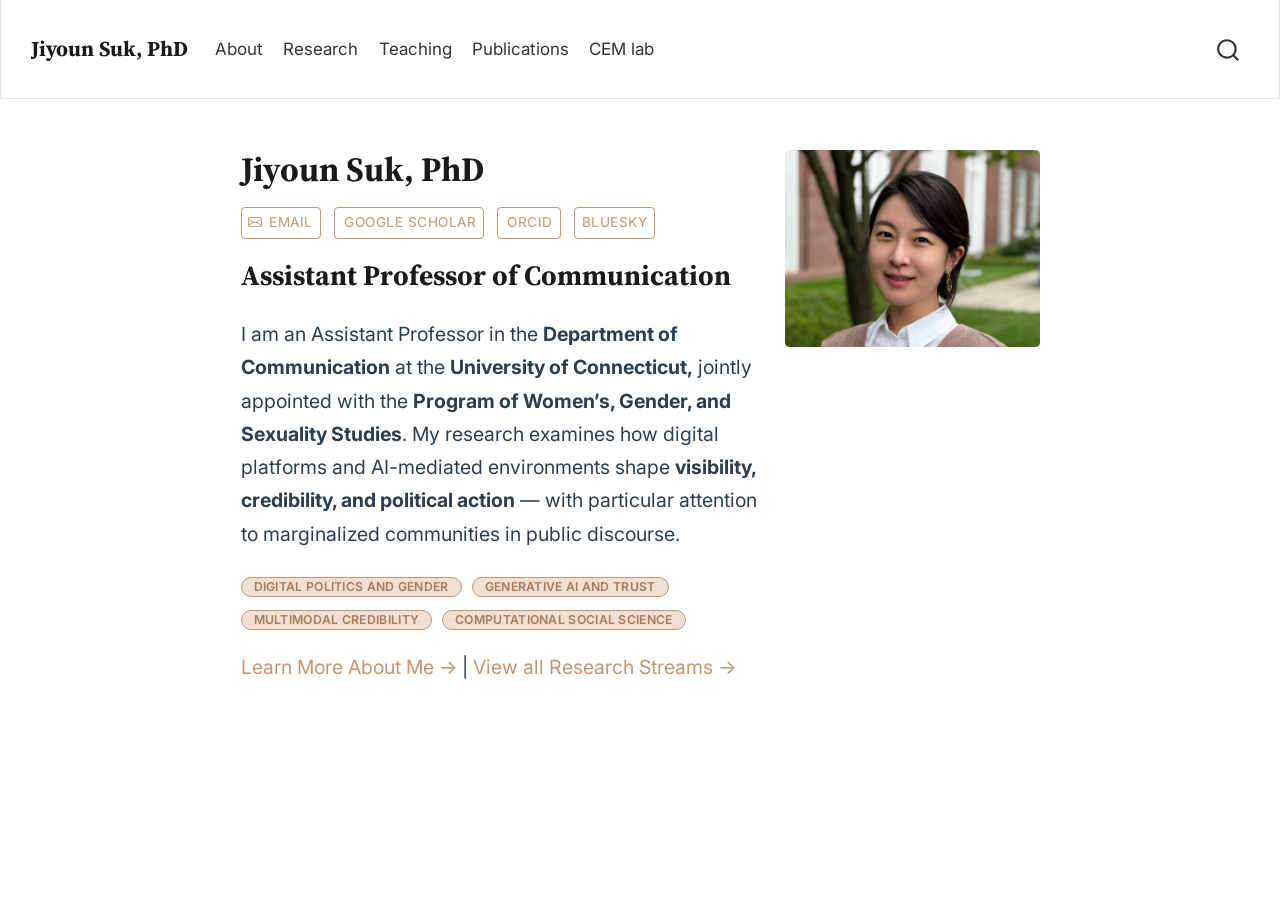
<file: index.html>
<!DOCTYPE html>
<html xmlns="http://www.w3.org/1999/xhtml" lang="en" xml:lang="en"><head>

<meta charset="utf-8">
<meta name="generator" content="quarto-1.6.42">

<meta name="viewport" content="width=device-width, initial-scale=1.0, user-scalable=yes">


<title>Jiyoun Suk, PhD</title>
<style>
code{white-space: pre-wrap;}
span.smallcaps{font-variant: small-caps;}
div.columns{display: flex; gap: min(4vw, 1.5em);}
div.column{flex: auto; overflow-x: auto;}
div.hanging-indent{margin-left: 1.5em; text-indent: -1.5em;}
ul.task-list{list-style: none;}
ul.task-list li input[type="checkbox"] {
  width: 0.8em;
  margin: 0 0.8em 0.2em -1em; /* quarto-specific, see https://github.com/quarto-dev/quarto-cli/issues/4556 */ 
  vertical-align: middle;
}
</style>


<script src="site_libs/quarto-nav/quarto-nav.js"></script>
<script src="site_libs/quarto-nav/headroom.min.js"></script>
<script src="site_libs/clipboard/clipboard.min.js"></script>
<script src="site_libs/quarto-search/autocomplete.umd.js"></script>
<script src="site_libs/quarto-search/fuse.min.js"></script>
<script src="site_libs/quarto-search/quarto-search.js"></script>
<meta name="quarto:offset" content="./">
<script src="site_libs/quarto-html/quarto.js"></script>
<script src="site_libs/quarto-html/popper.min.js"></script>
<script src="site_libs/quarto-html/tippy.umd.min.js"></script>
<link href="site_libs/quarto-html/tippy.css" rel="stylesheet">
<link href="site_libs/quarto-html/quarto-syntax-highlighting-2f5df379a58b258e96c21c0638c20c03.css" rel="stylesheet" id="quarto-text-highlighting-styles">
<script src="site_libs/bootstrap/bootstrap.min.js"></script>
<link href="site_libs/bootstrap/bootstrap-icons.css" rel="stylesheet">
<link href="site_libs/bootstrap/bootstrap-14436ac68ee9da647e5be369f77a8015.min.css" rel="stylesheet" append-hash="true" id="quarto-bootstrap" data-mode="light">
<script id="quarto-search-options" type="application/json">{
  "location": "navbar",
  "copy-button": false,
  "collapse-after": 3,
  "panel-placement": "end",
  "type": "overlay",
  "limit": 50,
  "keyboard-shortcut": [
    "f",
    "/",
    "s"
  ],
  "show-item-context": false,
  "language": {
    "search-no-results-text": "No results",
    "search-matching-documents-text": "matching documents",
    "search-copy-link-title": "Copy link to search",
    "search-hide-matches-text": "Hide additional matches",
    "search-more-match-text": "more match in this document",
    "search-more-matches-text": "more matches in this document",
    "search-clear-button-title": "Clear",
    "search-text-placeholder": "",
    "search-detached-cancel-button-title": "Cancel",
    "search-submit-button-title": "Submit",
    "search-label": "Search"
  }
}</script>


<link rel="stylesheet" href="assets/styles.css">
</head>

<body class="nav-fixed fullcontent">

<div id="quarto-search-results"></div>
  <header id="quarto-header" class="headroom fixed-top">
    <nav class="navbar navbar-expand-lg " data-bs-theme="dark">
      <div class="navbar-container container-fluid">
      <div class="navbar-brand-container mx-auto">
    <a class="navbar-brand" href="./index.html">
    <span class="navbar-title">Jiyoun Suk, PhD</span>
    </a>
  </div>
            <div id="quarto-search" class="" title="Search"></div>
          <button class="navbar-toggler" type="button" data-bs-toggle="collapse" data-bs-target="#navbarCollapse" aria-controls="navbarCollapse" role="menu" aria-expanded="false" aria-label="Toggle navigation" onclick="if (window.quartoToggleHeadroom) { window.quartoToggleHeadroom(); }">
  <span class="navbar-toggler-icon"></span>
</button>
          <div class="collapse navbar-collapse" id="navbarCollapse">
            <ul class="navbar-nav navbar-nav-scroll me-auto">
  <li class="nav-item">
    <a class="nav-link" href="./about.html"> 
<span class="menu-text">About</span></a>
  </li>  
  <li class="nav-item">
    <a class="nav-link" href="./research.html"> 
<span class="menu-text">Research</span></a>
  </li>  
  <li class="nav-item">
    <a class="nav-link" href="./teaching.html"> 
<span class="menu-text">Teaching</span></a>
  </li>  
  <li class="nav-item">
    <a class="nav-link" href="./publications.html"> 
<span class="menu-text">Publications</span></a>
  </li>  
  <li class="nav-item">
    <a class="nav-link" href="https://cemlab.github.io/index.html"> 
<span class="menu-text">CEM lab</span></a>
  </li>  
</ul>
          </div> <!-- /navcollapse -->
            <div class="quarto-navbar-tools">
</div>
      </div> <!-- /container-fluid -->
    </nav>
</header>
<!-- content -->
<div id="quarto-content" class="quarto-container page-columns page-rows-contents page-layout-article page-navbar">
<!-- sidebar -->
<!-- margin-sidebar -->
    
<!-- main -->
<div class="quarto-about-solana column-body">
  <div class="about-entity">
    <div class="entity-contents">
      <header id="title-block-header" class="quarto-title-block default">
<div class="quarto-title">
<h1 class="title">Jiyoun Suk, PhD</h1>
</div>
<div class="quarto-title-meta">
  </div>
</header> <div class="about-links">
  <a href="mailto:jiyoun.suk@uconn.edu" class="about-link" rel="" target="">
    <i class="bi bi-envelope"></i>
     <span class="about-link-text">Email</span>
  </a>
  <a href="https://scholar.google.com/citations?user=Vu2km0AAAAAJ&amp;hl=en" class="about-link" rel="" target="">
    <i class="bi bi-google-scholar"></i>
     <span class="about-link-text">Google Scholar</span>
  </a>
  <a href="https://orcid.org/0000-0003-4690-2395" class="about-link" rel="" target="">
    <i class="bi bi-orcid"></i>
     <span class="about-link-text">ORCID</span>
  </a>
  <a href="https://bsky.app/profile/jiyoun-suk.bsky.social" class="about-link" rel="" target="">
     <span class="about-link-text">Bluesky</span>
  </a>
</div>
      <div class="about-contents"><main class="content" id="quarto-document-content">
<section id="assistant-professor-of-communication" class="level2">
<h2 data-anchor-id="assistant-professor-of-communication">Assistant Professor of Communication</h2>
<p>I am an Assistant Professor in the <strong>Department of Communication</strong> at the <strong>University of Connecticut,</strong> jointly appointed with the <strong>Program of Women’s, Gender, and Sexuality Studies</strong>. My research examines how digital platforms and AI-mediated environments shape <strong>visibility, credibility, and political action</strong> — with particular attention to marginalized communities in public discourse.</p>
<div class="affiliation-list">
<p><span class="badge">Digital Politics and Gender</span> <span class="badge">Generative AI and Trust</span> <span class="badge">Multimodal Credibility</span> <span class="badge">Computational Social Science</span></p>
</div>
<p><a href="./about.html">Learn More About Me →</a> | <a href="./research.html">View all Research Streams →</a></p>


</section>
</main></div>
    </div>
    <img src="assets/profile.jpg" class="about-image
  rounded " style="width: 15em;">
  </div>
</div>
 <!-- /main -->
<script id="quarto-html-after-body" type="application/javascript">
window.document.addEventListener("DOMContentLoaded", function (event) {
  const toggleBodyColorMode = (bsSheetEl) => {
    const mode = bsSheetEl.getAttribute("data-mode");
    const bodyEl = window.document.querySelector("body");
    if (mode === "dark") {
      bodyEl.classList.add("quarto-dark");
      bodyEl.classList.remove("quarto-light");
    } else {
      bodyEl.classList.add("quarto-light");
      bodyEl.classList.remove("quarto-dark");
    }
  }
  const toggleBodyColorPrimary = () => {
    const bsSheetEl = window.document.querySelector("link#quarto-bootstrap");
    if (bsSheetEl) {
      toggleBodyColorMode(bsSheetEl);
    }
  }
  toggleBodyColorPrimary();  
  const isCodeAnnotation = (el) => {
    for (const clz of el.classList) {
      if (clz.startsWith('code-annotation-')) {                     
        return true;
      }
    }
    return false;
  }
  const onCopySuccess = function(e) {
    // button target
    const button = e.trigger;
    // don't keep focus
    button.blur();
    // flash "checked"
    button.classList.add('code-copy-button-checked');
    var currentTitle = button.getAttribute("title");
    button.setAttribute("title", "Copied!");
    let tooltip;
    if (window.bootstrap) {
      button.setAttribute("data-bs-toggle", "tooltip");
      button.setAttribute("data-bs-placement", "left");
      button.setAttribute("data-bs-title", "Copied!");
      tooltip = new bootstrap.Tooltip(button, 
        { trigger: "manual", 
          customClass: "code-copy-button-tooltip",
          offset: [0, -8]});
      tooltip.show();    
    }
    setTimeout(function() {
      if (tooltip) {
        tooltip.hide();
        button.removeAttribute("data-bs-title");
        button.removeAttribute("data-bs-toggle");
        button.removeAttribute("data-bs-placement");
      }
      button.setAttribute("title", currentTitle);
      button.classList.remove('code-copy-button-checked');
    }, 1000);
    // clear code selection
    e.clearSelection();
  }
  const getTextToCopy = function(trigger) {
      const codeEl = trigger.previousElementSibling.cloneNode(true);
      for (const childEl of codeEl.children) {
        if (isCodeAnnotation(childEl)) {
          childEl.remove();
        }
      }
      return codeEl.innerText;
  }
  const clipboard = new window.ClipboardJS('.code-copy-button:not([data-in-quarto-modal])', {
    text: getTextToCopy
  });
  clipboard.on('success', onCopySuccess);
  if (window.document.getElementById('quarto-embedded-source-code-modal')) {
    const clipboardModal = new window.ClipboardJS('.code-copy-button[data-in-quarto-modal]', {
      text: getTextToCopy,
      container: window.document.getElementById('quarto-embedded-source-code-modal')
    });
    clipboardModal.on('success', onCopySuccess);
  }
    var localhostRegex = new RegExp(/^(?:http|https):\/\/localhost\:?[0-9]*\//);
    var mailtoRegex = new RegExp(/^mailto:/);
      var filterRegex = new RegExp("https:\/\/jiyounsuk\.com");
    var isInternal = (href) => {
        return filterRegex.test(href) || localhostRegex.test(href) || mailtoRegex.test(href);
    }
    // Inspect non-navigation links and adorn them if external
 	var links = window.document.querySelectorAll('a[href]:not(.nav-link):not(.navbar-brand):not(.toc-action):not(.sidebar-link):not(.sidebar-item-toggle):not(.pagination-link):not(.no-external):not([aria-hidden]):not(.dropdown-item):not(.quarto-navigation-tool):not(.about-link)');
    for (var i=0; i<links.length; i++) {
      const link = links[i];
      if (!isInternal(link.href)) {
        // undo the damage that might have been done by quarto-nav.js in the case of
        // links that we want to consider external
        if (link.dataset.originalHref !== undefined) {
          link.href = link.dataset.originalHref;
        }
      }
    }
  function tippyHover(el, contentFn, onTriggerFn, onUntriggerFn) {
    const config = {
      allowHTML: true,
      maxWidth: 500,
      delay: 100,
      arrow: false,
      appendTo: function(el) {
          return el.parentElement;
      },
      interactive: true,
      interactiveBorder: 10,
      theme: 'quarto',
      placement: 'bottom-start',
    };
    if (contentFn) {
      config.content = contentFn;
    }
    if (onTriggerFn) {
      config.onTrigger = onTriggerFn;
    }
    if (onUntriggerFn) {
      config.onUntrigger = onUntriggerFn;
    }
    window.tippy(el, config); 
  }
  const noterefs = window.document.querySelectorAll('a[role="doc-noteref"]');
  for (var i=0; i<noterefs.length; i++) {
    const ref = noterefs[i];
    tippyHover(ref, function() {
      // use id or data attribute instead here
      let href = ref.getAttribute('data-footnote-href') || ref.getAttribute('href');
      try { href = new URL(href).hash; } catch {}
      const id = href.replace(/^#\/?/, "");
      const note = window.document.getElementById(id);
      if (note) {
        return note.innerHTML;
      } else {
        return "";
      }
    });
  }
  const xrefs = window.document.querySelectorAll('a.quarto-xref');
  const processXRef = (id, note) => {
    // Strip column container classes
    const stripColumnClz = (el) => {
      el.classList.remove("page-full", "page-columns");
      if (el.children) {
        for (const child of el.children) {
          stripColumnClz(child);
        }
      }
    }
    stripColumnClz(note)
    if (id === null || id.startsWith('sec-')) {
      // Special case sections, only their first couple elements
      const container = document.createElement("div");
      if (note.children && note.children.length > 2) {
        container.appendChild(note.children[0].cloneNode(true));
        for (let i = 1; i < note.children.length; i++) {
          const child = note.children[i];
          if (child.tagName === "P" && child.innerText === "") {
            continue;
          } else {
            container.appendChild(child.cloneNode(true));
            break;
          }
        }
        if (window.Quarto?.typesetMath) {
          window.Quarto.typesetMath(container);
        }
        return container.innerHTML
      } else {
        if (window.Quarto?.typesetMath) {
          window.Quarto.typesetMath(note);
        }
        return note.innerHTML;
      }
    } else {
      // Remove any anchor links if they are present
      const anchorLink = note.querySelector('a.anchorjs-link');
      if (anchorLink) {
        anchorLink.remove();
      }
      if (window.Quarto?.typesetMath) {
        window.Quarto.typesetMath(note);
      }
      if (note.classList.contains("callout")) {
        return note.outerHTML;
      } else {
        return note.innerHTML;
      }
    }
  }
  for (var i=0; i<xrefs.length; i++) {
    const xref = xrefs[i];
    tippyHover(xref, undefined, function(instance) {
      instance.disable();
      let url = xref.getAttribute('href');
      let hash = undefined; 
      if (url.startsWith('#')) {
        hash = url;
      } else {
        try { hash = new URL(url).hash; } catch {}
      }
      if (hash) {
        const id = hash.replace(/^#\/?/, "");
        const note = window.document.getElementById(id);
        if (note !== null) {
          try {
            const html = processXRef(id, note.cloneNode(true));
            instance.setContent(html);
          } finally {
            instance.enable();
            instance.show();
          }
        } else {
          // See if we can fetch this
          fetch(url.split('#')[0])
          .then(res => res.text())
          .then(html => {
            const parser = new DOMParser();
            const htmlDoc = parser.parseFromString(html, "text/html");
            const note = htmlDoc.getElementById(id);
            if (note !== null) {
              const html = processXRef(id, note);
              instance.setContent(html);
            } 
          }).finally(() => {
            instance.enable();
            instance.show();
          });
        }
      } else {
        // See if we can fetch a full url (with no hash to target)
        // This is a special case and we should probably do some content thinning / targeting
        fetch(url)
        .then(res => res.text())
        .then(html => {
          const parser = new DOMParser();
          const htmlDoc = parser.parseFromString(html, "text/html");
          const note = htmlDoc.querySelector('main.content');
          if (note !== null) {
            // This should only happen for chapter cross references
            // (since there is no id in the URL)
            // remove the first header
            if (note.children.length > 0 && note.children[0].tagName === "HEADER") {
              note.children[0].remove();
            }
            const html = processXRef(null, note);
            instance.setContent(html);
          } 
        }).finally(() => {
          instance.enable();
          instance.show();
        });
      }
    }, function(instance) {
    });
  }
      let selectedAnnoteEl;
      const selectorForAnnotation = ( cell, annotation) => {
        let cellAttr = 'data-code-cell="' + cell + '"';
        let lineAttr = 'data-code-annotation="' +  annotation + '"';
        const selector = 'span[' + cellAttr + '][' + lineAttr + ']';
        return selector;
      }
      const selectCodeLines = (annoteEl) => {
        const doc = window.document;
        const targetCell = annoteEl.getAttribute("data-target-cell");
        const targetAnnotation = annoteEl.getAttribute("data-target-annotation");
        const annoteSpan = window.document.querySelector(selectorForAnnotation(targetCell, targetAnnotation));
        const lines = annoteSpan.getAttribute("data-code-lines").split(",");
        const lineIds = lines.map((line) => {
          return targetCell + "-" + line;
        })
        let top = null;
        let height = null;
        let parent = null;
        if (lineIds.length > 0) {
            //compute the position of the single el (top and bottom and make a div)
            const el = window.document.getElementById(lineIds[0]);
            top = el.offsetTop;
            height = el.offsetHeight;
            parent = el.parentElement.parentElement;
          if (lineIds.length > 1) {
            const lastEl = window.document.getElementById(lineIds[lineIds.length - 1]);
            const bottom = lastEl.offsetTop + lastEl.offsetHeight;
            height = bottom - top;
          }
          if (top !== null && height !== null && parent !== null) {
            // cook up a div (if necessary) and position it 
            let div = window.document.getElementById("code-annotation-line-highlight");
            if (div === null) {
              div = window.document.createElement("div");
              div.setAttribute("id", "code-annotation-line-highlight");
              div.style.position = 'absolute';
              parent.appendChild(div);
            }
            div.style.top = top - 2 + "px";
            div.style.height = height + 4 + "px";
            div.style.left = 0;
            let gutterDiv = window.document.getElementById("code-annotation-line-highlight-gutter");
            if (gutterDiv === null) {
              gutterDiv = window.document.createElement("div");
              gutterDiv.setAttribute("id", "code-annotation-line-highlight-gutter");
              gutterDiv.style.position = 'absolute';
              const codeCell = window.document.getElementById(targetCell);
              const gutter = codeCell.querySelector('.code-annotation-gutter');
              gutter.appendChild(gutterDiv);
            }
            gutterDiv.style.top = top - 2 + "px";
            gutterDiv.style.height = height + 4 + "px";
          }
          selectedAnnoteEl = annoteEl;
        }
      };
      const unselectCodeLines = () => {
        const elementsIds = ["code-annotation-line-highlight", "code-annotation-line-highlight-gutter"];
        elementsIds.forEach((elId) => {
          const div = window.document.getElementById(elId);
          if (div) {
            div.remove();
          }
        });
        selectedAnnoteEl = undefined;
      };
        // Handle positioning of the toggle
    window.addEventListener(
      "resize",
      throttle(() => {
        elRect = undefined;
        if (selectedAnnoteEl) {
          selectCodeLines(selectedAnnoteEl);
        }
      }, 10)
    );
    function throttle(fn, ms) {
    let throttle = false;
    let timer;
      return (...args) => {
        if(!throttle) { // first call gets through
            fn.apply(this, args);
            throttle = true;
        } else { // all the others get throttled
            if(timer) clearTimeout(timer); // cancel #2
            timer = setTimeout(() => {
              fn.apply(this, args);
              timer = throttle = false;
            }, ms);
        }
      };
    }
      // Attach click handler to the DT
      const annoteDls = window.document.querySelectorAll('dt[data-target-cell]');
      for (const annoteDlNode of annoteDls) {
        annoteDlNode.addEventListener('click', (event) => {
          const clickedEl = event.target;
          if (clickedEl !== selectedAnnoteEl) {
            unselectCodeLines();
            const activeEl = window.document.querySelector('dt[data-target-cell].code-annotation-active');
            if (activeEl) {
              activeEl.classList.remove('code-annotation-active');
            }
            selectCodeLines(clickedEl);
            clickedEl.classList.add('code-annotation-active');
          } else {
            // Unselect the line
            unselectCodeLines();
            clickedEl.classList.remove('code-annotation-active');
          }
        });
      }
  const findCites = (el) => {
    const parentEl = el.parentElement;
    if (parentEl) {
      const cites = parentEl.dataset.cites;
      if (cites) {
        return {
          el,
          cites: cites.split(' ')
        };
      } else {
        return findCites(el.parentElement)
      }
    } else {
      return undefined;
    }
  };
  var bibliorefs = window.document.querySelectorAll('a[role="doc-biblioref"]');
  for (var i=0; i<bibliorefs.length; i++) {
    const ref = bibliorefs[i];
    const citeInfo = findCites(ref);
    if (citeInfo) {
      tippyHover(citeInfo.el, function() {
        var popup = window.document.createElement('div');
        citeInfo.cites.forEach(function(cite) {
          var citeDiv = window.document.createElement('div');
          citeDiv.classList.add('hanging-indent');
          citeDiv.classList.add('csl-entry');
          var biblioDiv = window.document.getElementById('ref-' + cite);
          if (biblioDiv) {
            citeDiv.innerHTML = biblioDiv.innerHTML;
          }
          popup.appendChild(citeDiv);
        });
        return popup.innerHTML;
      });
    }
  }
});
</script>
</div> <!-- /content -->




</body></html>
</file>
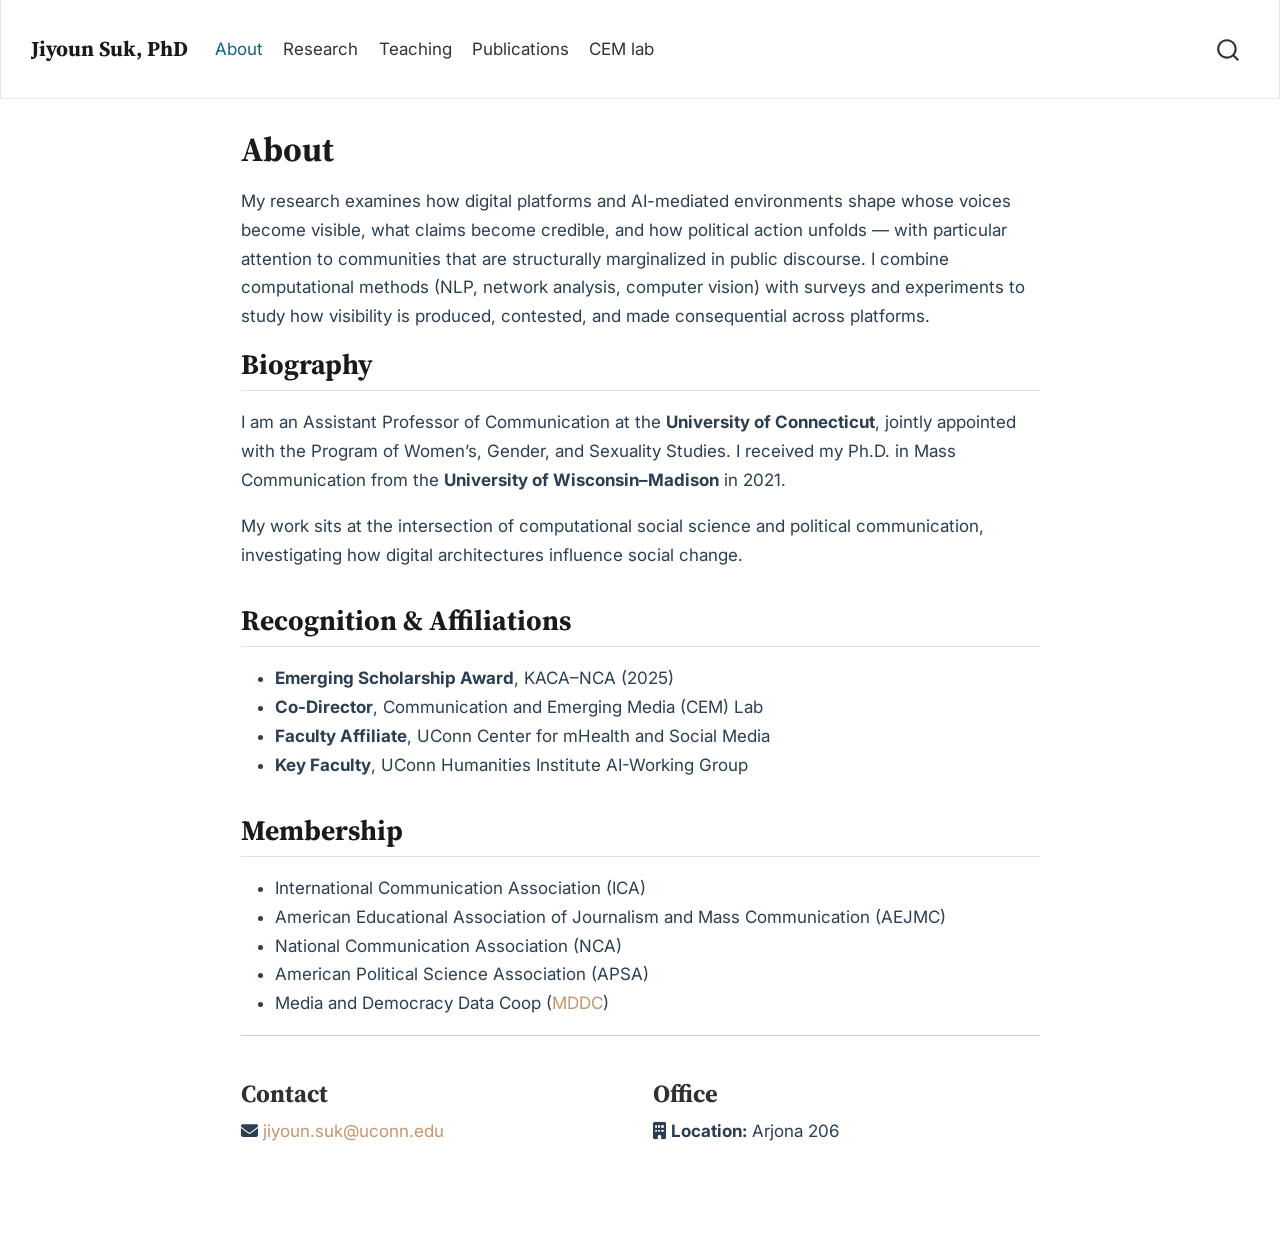
<file: about.html>
<!DOCTYPE html>
<html xmlns="http://www.w3.org/1999/xhtml" lang="en" xml:lang="en"><head>

<meta charset="utf-8">
<meta name="generator" content="quarto-1.6.42">

<meta name="viewport" content="width=device-width, initial-scale=1.0, user-scalable=yes">


<title>About – Jiyoun Suk, PhD</title>
<style>
code{white-space: pre-wrap;}
span.smallcaps{font-variant: small-caps;}
div.columns{display: flex; gap: min(4vw, 1.5em);}
div.column{flex: auto; overflow-x: auto;}
div.hanging-indent{margin-left: 1.5em; text-indent: -1.5em;}
ul.task-list{list-style: none;}
ul.task-list li input[type="checkbox"] {
  width: 0.8em;
  margin: 0 0.8em 0.2em -1em; /* quarto-specific, see https://github.com/quarto-dev/quarto-cli/issues/4556 */ 
  vertical-align: middle;
}
</style>


<script src="site_libs/quarto-nav/quarto-nav.js"></script>
<script src="site_libs/quarto-nav/headroom.min.js"></script>
<script src="site_libs/clipboard/clipboard.min.js"></script>
<script src="site_libs/quarto-search/autocomplete.umd.js"></script>
<script src="site_libs/quarto-search/fuse.min.js"></script>
<script src="site_libs/quarto-search/quarto-search.js"></script>
<meta name="quarto:offset" content="./">
<script src="site_libs/quarto-html/quarto.js"></script>
<script src="site_libs/quarto-html/popper.min.js"></script>
<script src="site_libs/quarto-html/tippy.umd.min.js"></script>
<script src="site_libs/quarto-html/anchor.min.js"></script>
<link href="site_libs/quarto-html/tippy.css" rel="stylesheet">
<link href="site_libs/quarto-html/quarto-syntax-highlighting-2f5df379a58b258e96c21c0638c20c03.css" rel="stylesheet" id="quarto-text-highlighting-styles">
<script src="site_libs/bootstrap/bootstrap.min.js"></script>
<link href="site_libs/bootstrap/bootstrap-icons.css" rel="stylesheet">
<link href="site_libs/bootstrap/bootstrap-14436ac68ee9da647e5be369f77a8015.min.css" rel="stylesheet" append-hash="true" id="quarto-bootstrap" data-mode="light">
<link href="site_libs/quarto-contrib/fontawesome6-6.7.2/all.min.css" rel="stylesheet">
<link href="site_libs/quarto-contrib/fontawesome6-6.7.2/latex-fontsize.css" rel="stylesheet">
<script id="quarto-search-options" type="application/json">{
  "location": "navbar",
  "copy-button": false,
  "collapse-after": 3,
  "panel-placement": "end",
  "type": "overlay",
  "limit": 50,
  "keyboard-shortcut": [
    "f",
    "/",
    "s"
  ],
  "show-item-context": false,
  "language": {
    "search-no-results-text": "No results",
    "search-matching-documents-text": "matching documents",
    "search-copy-link-title": "Copy link to search",
    "search-hide-matches-text": "Hide additional matches",
    "search-more-match-text": "more match in this document",
    "search-more-matches-text": "more matches in this document",
    "search-clear-button-title": "Clear",
    "search-text-placeholder": "",
    "search-detached-cancel-button-title": "Cancel",
    "search-submit-button-title": "Submit",
    "search-label": "Search"
  }
}</script>


<link rel="stylesheet" href="assets/styles.css">
</head>

<body class="nav-fixed fullcontent">

<div id="quarto-search-results"></div>
  <header id="quarto-header" class="headroom fixed-top">
    <nav class="navbar navbar-expand-lg " data-bs-theme="dark">
      <div class="navbar-container container-fluid">
      <div class="navbar-brand-container mx-auto">
    <a class="navbar-brand" href="./index.html">
    <span class="navbar-title">Jiyoun Suk, PhD</span>
    </a>
  </div>
            <div id="quarto-search" class="" title="Search"></div>
          <button class="navbar-toggler" type="button" data-bs-toggle="collapse" data-bs-target="#navbarCollapse" aria-controls="navbarCollapse" role="menu" aria-expanded="false" aria-label="Toggle navigation" onclick="if (window.quartoToggleHeadroom) { window.quartoToggleHeadroom(); }">
  <span class="navbar-toggler-icon"></span>
</button>
          <div class="collapse navbar-collapse" id="navbarCollapse">
            <ul class="navbar-nav navbar-nav-scroll me-auto">
  <li class="nav-item">
    <a class="nav-link active" href="./about.html" aria-current="page"> 
<span class="menu-text">About</span></a>
  </li>  
  <li class="nav-item">
    <a class="nav-link" href="./research.html"> 
<span class="menu-text">Research</span></a>
  </li>  
  <li class="nav-item">
    <a class="nav-link" href="./teaching.html"> 
<span class="menu-text">Teaching</span></a>
  </li>  
  <li class="nav-item">
    <a class="nav-link" href="./publications.html"> 
<span class="menu-text">Publications</span></a>
  </li>  
  <li class="nav-item">
    <a class="nav-link" href="https://cemlab.github.io/index.html"> 
<span class="menu-text">CEM lab</span></a>
  </li>  
</ul>
          </div> <!-- /navcollapse -->
            <div class="quarto-navbar-tools">
</div>
      </div> <!-- /container-fluid -->
    </nav>
</header>
<!-- content -->
<div id="quarto-content" class="quarto-container page-columns page-rows-contents page-layout-article page-navbar">
<!-- sidebar -->
<!-- margin-sidebar -->
    
<!-- main -->
<main class="content" id="quarto-document-content">

<header id="title-block-header" class="quarto-title-block default">
<div class="quarto-title">
<h1 class="title">About</h1>
</div>



<div class="quarto-title-meta">

    
  
    
  </div>
  


</header>


<p>My research examines how digital platforms and AI-mediated environments shape whose voices become visible, what claims become credible, and how political action unfolds — with particular attention to communities that are structurally marginalized in public discourse. I combine computational methods (NLP, network analysis, computer vision) with surveys and experiments to study how visibility is produced, contested, and made consequential across platforms.</p>
<section id="biography" class="level2">
<h2 class="anchored" data-anchor-id="biography">Biography</h2>
<p>I am an Assistant Professor of Communication at the <strong>University of Connecticut</strong>, jointly appointed with the Program of Women’s, Gender, and Sexuality Studies. I received my Ph.D.&nbsp;in Mass Communication from the <strong>University of Wisconsin–Madison</strong> in 2021.</p>
<p>My work sits at the intersection of computational social science and political communication, investigating how digital architectures influence social change.</p>
</section>
<section id="recognition-affiliations" class="level2">
<h2 class="anchored" data-anchor-id="recognition-affiliations">Recognition &amp; Affiliations</h2>
<ul>
<li><strong>Emerging Scholarship Award</strong>, KACA–NCA (2025)</li>
<li><strong>Co-Director</strong>, Communication and Emerging Media (CEM) Lab</li>
<li><strong>Faculty Affiliate</strong>, UConn Center for mHealth and Social Media</li>
<li><strong>Key Faculty</strong>, UConn Humanities Institute AI-Working Group</li>
</ul>
</section>
<section id="membership" class="level2">
<h2 class="anchored" data-anchor-id="membership">Membership</h2>
<ul>
<li>International Communication Association (ICA)</li>
<li>American Educational Association of Journalism and Mass Communication (AEJMC)</li>
<li>National Communication Association (NCA)</li>
<li>American Political Science Association (APSA)</li>
<li>Media and Democracy Data Coop (<a href="https://mddatacoop.org/">MDDC</a>)</li>
</ul>
<hr>
<div class="grid">
<section id="contact" class="level3 g-col-6">
<h3 class="anchored" data-anchor-id="contact">Contact</h3>
<p><i class="fa-solid fa-envelope" aria-label="envelope"></i> <a href="mailto:jiyoun.suk@uconn.edu">jiyoun.suk@uconn.edu</a></p>
</section>
<section id="office" class="level3 g-col-6">
<h3 class="anchored" data-anchor-id="office">Office</h3>
<p><i class="fa-solid fa-building" aria-label="building"></i> <strong>Location:</strong> Arjona 206</p>
</section>
</div>


</section>

</main> <!-- /main -->
<script id="quarto-html-after-body" type="application/javascript">
window.document.addEventListener("DOMContentLoaded", function (event) {
  const toggleBodyColorMode = (bsSheetEl) => {
    const mode = bsSheetEl.getAttribute("data-mode");
    const bodyEl = window.document.querySelector("body");
    if (mode === "dark") {
      bodyEl.classList.add("quarto-dark");
      bodyEl.classList.remove("quarto-light");
    } else {
      bodyEl.classList.add("quarto-light");
      bodyEl.classList.remove("quarto-dark");
    }
  }
  const toggleBodyColorPrimary = () => {
    const bsSheetEl = window.document.querySelector("link#quarto-bootstrap");
    if (bsSheetEl) {
      toggleBodyColorMode(bsSheetEl);
    }
  }
  toggleBodyColorPrimary();  
  const icon = "";
  const anchorJS = new window.AnchorJS();
  anchorJS.options = {
    placement: 'right',
    icon: icon
  };
  anchorJS.add('.anchored');
  const isCodeAnnotation = (el) => {
    for (const clz of el.classList) {
      if (clz.startsWith('code-annotation-')) {                     
        return true;
      }
    }
    return false;
  }
  const onCopySuccess = function(e) {
    // button target
    const button = e.trigger;
    // don't keep focus
    button.blur();
    // flash "checked"
    button.classList.add('code-copy-button-checked');
    var currentTitle = button.getAttribute("title");
    button.setAttribute("title", "Copied!");
    let tooltip;
    if (window.bootstrap) {
      button.setAttribute("data-bs-toggle", "tooltip");
      button.setAttribute("data-bs-placement", "left");
      button.setAttribute("data-bs-title", "Copied!");
      tooltip = new bootstrap.Tooltip(button, 
        { trigger: "manual", 
          customClass: "code-copy-button-tooltip",
          offset: [0, -8]});
      tooltip.show();    
    }
    setTimeout(function() {
      if (tooltip) {
        tooltip.hide();
        button.removeAttribute("data-bs-title");
        button.removeAttribute("data-bs-toggle");
        button.removeAttribute("data-bs-placement");
      }
      button.setAttribute("title", currentTitle);
      button.classList.remove('code-copy-button-checked');
    }, 1000);
    // clear code selection
    e.clearSelection();
  }
  const getTextToCopy = function(trigger) {
      const codeEl = trigger.previousElementSibling.cloneNode(true);
      for (const childEl of codeEl.children) {
        if (isCodeAnnotation(childEl)) {
          childEl.remove();
        }
      }
      return codeEl.innerText;
  }
  const clipboard = new window.ClipboardJS('.code-copy-button:not([data-in-quarto-modal])', {
    text: getTextToCopy
  });
  clipboard.on('success', onCopySuccess);
  if (window.document.getElementById('quarto-embedded-source-code-modal')) {
    const clipboardModal = new window.ClipboardJS('.code-copy-button[data-in-quarto-modal]', {
      text: getTextToCopy,
      container: window.document.getElementById('quarto-embedded-source-code-modal')
    });
    clipboardModal.on('success', onCopySuccess);
  }
    var localhostRegex = new RegExp(/^(?:http|https):\/\/localhost\:?[0-9]*\//);
    var mailtoRegex = new RegExp(/^mailto:/);
      var filterRegex = new RegExp("https:\/\/jiyounsuk\.com");
    var isInternal = (href) => {
        return filterRegex.test(href) || localhostRegex.test(href) || mailtoRegex.test(href);
    }
    // Inspect non-navigation links and adorn them if external
 	var links = window.document.querySelectorAll('a[href]:not(.nav-link):not(.navbar-brand):not(.toc-action):not(.sidebar-link):not(.sidebar-item-toggle):not(.pagination-link):not(.no-external):not([aria-hidden]):not(.dropdown-item):not(.quarto-navigation-tool):not(.about-link)');
    for (var i=0; i<links.length; i++) {
      const link = links[i];
      if (!isInternal(link.href)) {
        // undo the damage that might have been done by quarto-nav.js in the case of
        // links that we want to consider external
        if (link.dataset.originalHref !== undefined) {
          link.href = link.dataset.originalHref;
        }
      }
    }
  function tippyHover(el, contentFn, onTriggerFn, onUntriggerFn) {
    const config = {
      allowHTML: true,
      maxWidth: 500,
      delay: 100,
      arrow: false,
      appendTo: function(el) {
          return el.parentElement;
      },
      interactive: true,
      interactiveBorder: 10,
      theme: 'quarto',
      placement: 'bottom-start',
    };
    if (contentFn) {
      config.content = contentFn;
    }
    if (onTriggerFn) {
      config.onTrigger = onTriggerFn;
    }
    if (onUntriggerFn) {
      config.onUntrigger = onUntriggerFn;
    }
    window.tippy(el, config); 
  }
  const noterefs = window.document.querySelectorAll('a[role="doc-noteref"]');
  for (var i=0; i<noterefs.length; i++) {
    const ref = noterefs[i];
    tippyHover(ref, function() {
      // use id or data attribute instead here
      let href = ref.getAttribute('data-footnote-href') || ref.getAttribute('href');
      try { href = new URL(href).hash; } catch {}
      const id = href.replace(/^#\/?/, "");
      const note = window.document.getElementById(id);
      if (note) {
        return note.innerHTML;
      } else {
        return "";
      }
    });
  }
  const xrefs = window.document.querySelectorAll('a.quarto-xref');
  const processXRef = (id, note) => {
    // Strip column container classes
    const stripColumnClz = (el) => {
      el.classList.remove("page-full", "page-columns");
      if (el.children) {
        for (const child of el.children) {
          stripColumnClz(child);
        }
      }
    }
    stripColumnClz(note)
    if (id === null || id.startsWith('sec-')) {
      // Special case sections, only their first couple elements
      const container = document.createElement("div");
      if (note.children && note.children.length > 2) {
        container.appendChild(note.children[0].cloneNode(true));
        for (let i = 1; i < note.children.length; i++) {
          const child = note.children[i];
          if (child.tagName === "P" && child.innerText === "") {
            continue;
          } else {
            container.appendChild(child.cloneNode(true));
            break;
          }
        }
        if (window.Quarto?.typesetMath) {
          window.Quarto.typesetMath(container);
        }
        return container.innerHTML
      } else {
        if (window.Quarto?.typesetMath) {
          window.Quarto.typesetMath(note);
        }
        return note.innerHTML;
      }
    } else {
      // Remove any anchor links if they are present
      const anchorLink = note.querySelector('a.anchorjs-link');
      if (anchorLink) {
        anchorLink.remove();
      }
      if (window.Quarto?.typesetMath) {
        window.Quarto.typesetMath(note);
      }
      if (note.classList.contains("callout")) {
        return note.outerHTML;
      } else {
        return note.innerHTML;
      }
    }
  }
  for (var i=0; i<xrefs.length; i++) {
    const xref = xrefs[i];
    tippyHover(xref, undefined, function(instance) {
      instance.disable();
      let url = xref.getAttribute('href');
      let hash = undefined; 
      if (url.startsWith('#')) {
        hash = url;
      } else {
        try { hash = new URL(url).hash; } catch {}
      }
      if (hash) {
        const id = hash.replace(/^#\/?/, "");
        const note = window.document.getElementById(id);
        if (note !== null) {
          try {
            const html = processXRef(id, note.cloneNode(true));
            instance.setContent(html);
          } finally {
            instance.enable();
            instance.show();
          }
        } else {
          // See if we can fetch this
          fetch(url.split('#')[0])
          .then(res => res.text())
          .then(html => {
            const parser = new DOMParser();
            const htmlDoc = parser.parseFromString(html, "text/html");
            const note = htmlDoc.getElementById(id);
            if (note !== null) {
              const html = processXRef(id, note);
              instance.setContent(html);
            } 
          }).finally(() => {
            instance.enable();
            instance.show();
          });
        }
      } else {
        // See if we can fetch a full url (with no hash to target)
        // This is a special case and we should probably do some content thinning / targeting
        fetch(url)
        .then(res => res.text())
        .then(html => {
          const parser = new DOMParser();
          const htmlDoc = parser.parseFromString(html, "text/html");
          const note = htmlDoc.querySelector('main.content');
          if (note !== null) {
            // This should only happen for chapter cross references
            // (since there is no id in the URL)
            // remove the first header
            if (note.children.length > 0 && note.children[0].tagName === "HEADER") {
              note.children[0].remove();
            }
            const html = processXRef(null, note);
            instance.setContent(html);
          } 
        }).finally(() => {
          instance.enable();
          instance.show();
        });
      }
    }, function(instance) {
    });
  }
      let selectedAnnoteEl;
      const selectorForAnnotation = ( cell, annotation) => {
        let cellAttr = 'data-code-cell="' + cell + '"';
        let lineAttr = 'data-code-annotation="' +  annotation + '"';
        const selector = 'span[' + cellAttr + '][' + lineAttr + ']';
        return selector;
      }
      const selectCodeLines = (annoteEl) => {
        const doc = window.document;
        const targetCell = annoteEl.getAttribute("data-target-cell");
        const targetAnnotation = annoteEl.getAttribute("data-target-annotation");
        const annoteSpan = window.document.querySelector(selectorForAnnotation(targetCell, targetAnnotation));
        const lines = annoteSpan.getAttribute("data-code-lines").split(",");
        const lineIds = lines.map((line) => {
          return targetCell + "-" + line;
        })
        let top = null;
        let height = null;
        let parent = null;
        if (lineIds.length > 0) {
            //compute the position of the single el (top and bottom and make a div)
            const el = window.document.getElementById(lineIds[0]);
            top = el.offsetTop;
            height = el.offsetHeight;
            parent = el.parentElement.parentElement;
          if (lineIds.length > 1) {
            const lastEl = window.document.getElementById(lineIds[lineIds.length - 1]);
            const bottom = lastEl.offsetTop + lastEl.offsetHeight;
            height = bottom - top;
          }
          if (top !== null && height !== null && parent !== null) {
            // cook up a div (if necessary) and position it 
            let div = window.document.getElementById("code-annotation-line-highlight");
            if (div === null) {
              div = window.document.createElement("div");
              div.setAttribute("id", "code-annotation-line-highlight");
              div.style.position = 'absolute';
              parent.appendChild(div);
            }
            div.style.top = top - 2 + "px";
            div.style.height = height + 4 + "px";
            div.style.left = 0;
            let gutterDiv = window.document.getElementById("code-annotation-line-highlight-gutter");
            if (gutterDiv === null) {
              gutterDiv = window.document.createElement("div");
              gutterDiv.setAttribute("id", "code-annotation-line-highlight-gutter");
              gutterDiv.style.position = 'absolute';
              const codeCell = window.document.getElementById(targetCell);
              const gutter = codeCell.querySelector('.code-annotation-gutter');
              gutter.appendChild(gutterDiv);
            }
            gutterDiv.style.top = top - 2 + "px";
            gutterDiv.style.height = height + 4 + "px";
          }
          selectedAnnoteEl = annoteEl;
        }
      };
      const unselectCodeLines = () => {
        const elementsIds = ["code-annotation-line-highlight", "code-annotation-line-highlight-gutter"];
        elementsIds.forEach((elId) => {
          const div = window.document.getElementById(elId);
          if (div) {
            div.remove();
          }
        });
        selectedAnnoteEl = undefined;
      };
        // Handle positioning of the toggle
    window.addEventListener(
      "resize",
      throttle(() => {
        elRect = undefined;
        if (selectedAnnoteEl) {
          selectCodeLines(selectedAnnoteEl);
        }
      }, 10)
    );
    function throttle(fn, ms) {
    let throttle = false;
    let timer;
      return (...args) => {
        if(!throttle) { // first call gets through
            fn.apply(this, args);
            throttle = true;
        } else { // all the others get throttled
            if(timer) clearTimeout(timer); // cancel #2
            timer = setTimeout(() => {
              fn.apply(this, args);
              timer = throttle = false;
            }, ms);
        }
      };
    }
      // Attach click handler to the DT
      const annoteDls = window.document.querySelectorAll('dt[data-target-cell]');
      for (const annoteDlNode of annoteDls) {
        annoteDlNode.addEventListener('click', (event) => {
          const clickedEl = event.target;
          if (clickedEl !== selectedAnnoteEl) {
            unselectCodeLines();
            const activeEl = window.document.querySelector('dt[data-target-cell].code-annotation-active');
            if (activeEl) {
              activeEl.classList.remove('code-annotation-active');
            }
            selectCodeLines(clickedEl);
            clickedEl.classList.add('code-annotation-active');
          } else {
            // Unselect the line
            unselectCodeLines();
            clickedEl.classList.remove('code-annotation-active');
          }
        });
      }
  const findCites = (el) => {
    const parentEl = el.parentElement;
    if (parentEl) {
      const cites = parentEl.dataset.cites;
      if (cites) {
        return {
          el,
          cites: cites.split(' ')
        };
      } else {
        return findCites(el.parentElement)
      }
    } else {
      return undefined;
    }
  };
  var bibliorefs = window.document.querySelectorAll('a[role="doc-biblioref"]');
  for (var i=0; i<bibliorefs.length; i++) {
    const ref = bibliorefs[i];
    const citeInfo = findCites(ref);
    if (citeInfo) {
      tippyHover(citeInfo.el, function() {
        var popup = window.document.createElement('div');
        citeInfo.cites.forEach(function(cite) {
          var citeDiv = window.document.createElement('div');
          citeDiv.classList.add('hanging-indent');
          citeDiv.classList.add('csl-entry');
          var biblioDiv = window.document.getElementById('ref-' + cite);
          if (biblioDiv) {
            citeDiv.innerHTML = biblioDiv.innerHTML;
          }
          popup.appendChild(citeDiv);
        });
        return popup.innerHTML;
      });
    }
  }
});
</script>
</div> <!-- /content -->




</body></html>
</file>
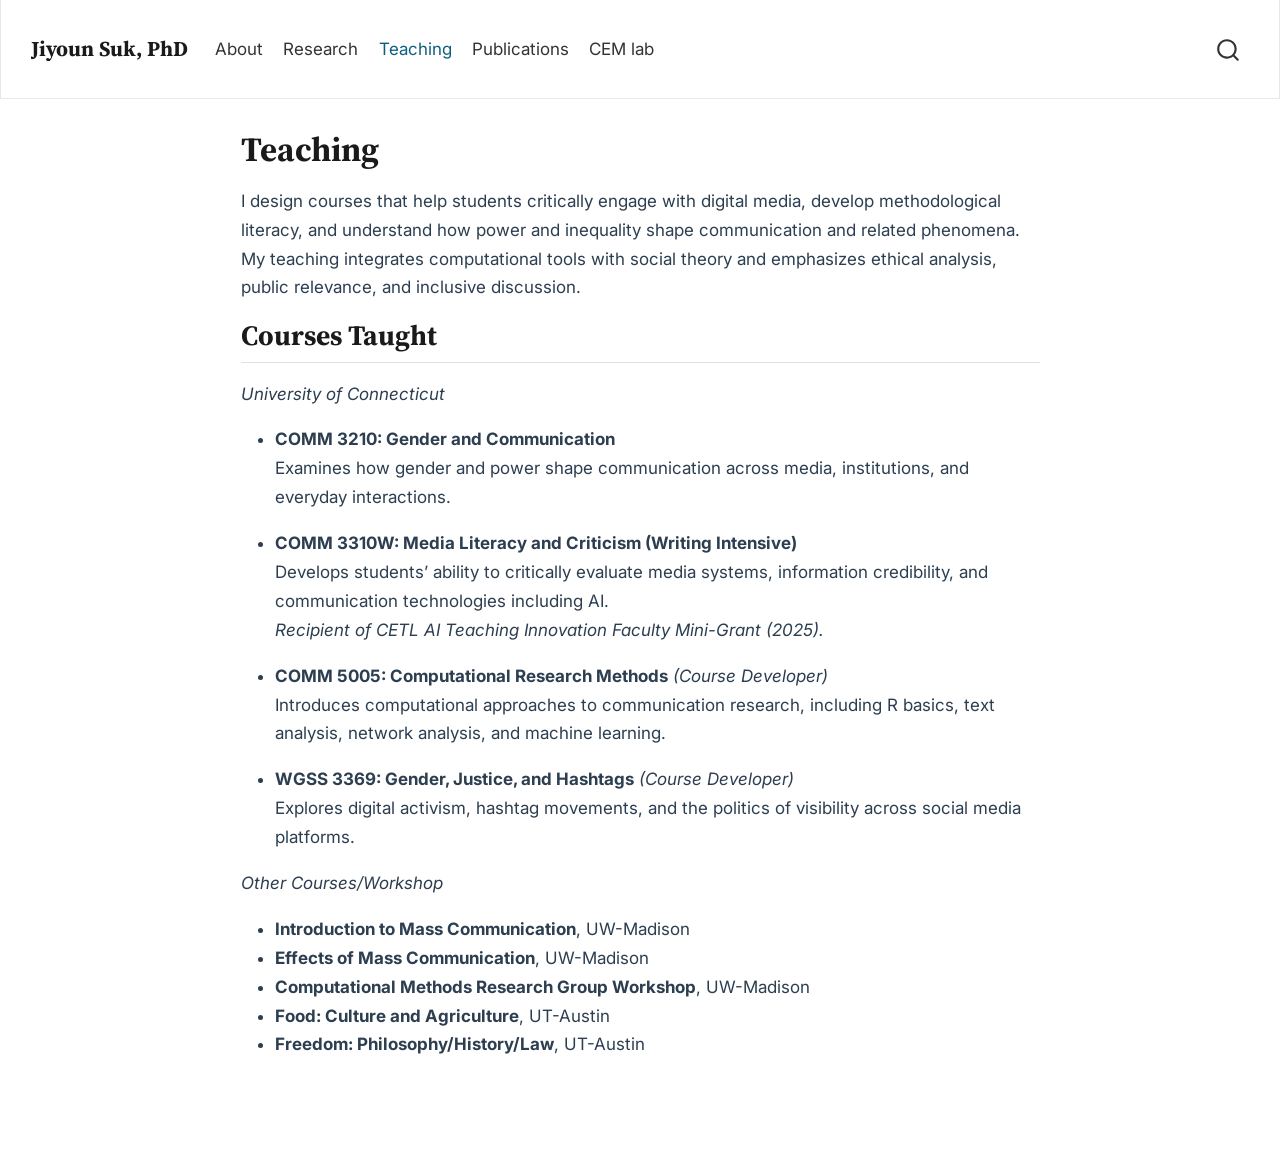
<file: teaching.html>
<!DOCTYPE html>
<html xmlns="http://www.w3.org/1999/xhtml" lang="en" xml:lang="en"><head>

<meta charset="utf-8">
<meta name="generator" content="quarto-1.6.42">

<meta name="viewport" content="width=device-width, initial-scale=1.0, user-scalable=yes">


<title>Teaching – Jiyoun Suk, PhD</title>
<style>
code{white-space: pre-wrap;}
span.smallcaps{font-variant: small-caps;}
div.columns{display: flex; gap: min(4vw, 1.5em);}
div.column{flex: auto; overflow-x: auto;}
div.hanging-indent{margin-left: 1.5em; text-indent: -1.5em;}
ul.task-list{list-style: none;}
ul.task-list li input[type="checkbox"] {
  width: 0.8em;
  margin: 0 0.8em 0.2em -1em; /* quarto-specific, see https://github.com/quarto-dev/quarto-cli/issues/4556 */ 
  vertical-align: middle;
}
</style>


<script src="site_libs/quarto-nav/quarto-nav.js"></script>
<script src="site_libs/quarto-nav/headroom.min.js"></script>
<script src="site_libs/clipboard/clipboard.min.js"></script>
<script src="site_libs/quarto-search/autocomplete.umd.js"></script>
<script src="site_libs/quarto-search/fuse.min.js"></script>
<script src="site_libs/quarto-search/quarto-search.js"></script>
<meta name="quarto:offset" content="./">
<script src="site_libs/quarto-html/quarto.js"></script>
<script src="site_libs/quarto-html/popper.min.js"></script>
<script src="site_libs/quarto-html/tippy.umd.min.js"></script>
<script src="site_libs/quarto-html/anchor.min.js"></script>
<link href="site_libs/quarto-html/tippy.css" rel="stylesheet">
<link href="site_libs/quarto-html/quarto-syntax-highlighting-2f5df379a58b258e96c21c0638c20c03.css" rel="stylesheet" id="quarto-text-highlighting-styles">
<script src="site_libs/bootstrap/bootstrap.min.js"></script>
<link href="site_libs/bootstrap/bootstrap-icons.css" rel="stylesheet">
<link href="site_libs/bootstrap/bootstrap-14436ac68ee9da647e5be369f77a8015.min.css" rel="stylesheet" append-hash="true" id="quarto-bootstrap" data-mode="light">
<script id="quarto-search-options" type="application/json">{
  "location": "navbar",
  "copy-button": false,
  "collapse-after": 3,
  "panel-placement": "end",
  "type": "overlay",
  "limit": 50,
  "keyboard-shortcut": [
    "f",
    "/",
    "s"
  ],
  "show-item-context": false,
  "language": {
    "search-no-results-text": "No results",
    "search-matching-documents-text": "matching documents",
    "search-copy-link-title": "Copy link to search",
    "search-hide-matches-text": "Hide additional matches",
    "search-more-match-text": "more match in this document",
    "search-more-matches-text": "more matches in this document",
    "search-clear-button-title": "Clear",
    "search-text-placeholder": "",
    "search-detached-cancel-button-title": "Cancel",
    "search-submit-button-title": "Submit",
    "search-label": "Search"
  }
}</script>


<link rel="stylesheet" href="assets/styles.css">
</head>

<body class="nav-fixed fullcontent">

<div id="quarto-search-results"></div>
  <header id="quarto-header" class="headroom fixed-top">
    <nav class="navbar navbar-expand-lg " data-bs-theme="dark">
      <div class="navbar-container container-fluid">
      <div class="navbar-brand-container mx-auto">
    <a class="navbar-brand" href="./index.html">
    <span class="navbar-title">Jiyoun Suk, PhD</span>
    </a>
  </div>
            <div id="quarto-search" class="" title="Search"></div>
          <button class="navbar-toggler" type="button" data-bs-toggle="collapse" data-bs-target="#navbarCollapse" aria-controls="navbarCollapse" role="menu" aria-expanded="false" aria-label="Toggle navigation" onclick="if (window.quartoToggleHeadroom) { window.quartoToggleHeadroom(); }">
  <span class="navbar-toggler-icon"></span>
</button>
          <div class="collapse navbar-collapse" id="navbarCollapse">
            <ul class="navbar-nav navbar-nav-scroll me-auto">
  <li class="nav-item">
    <a class="nav-link" href="./about.html"> 
<span class="menu-text">About</span></a>
  </li>  
  <li class="nav-item">
    <a class="nav-link" href="./research.html"> 
<span class="menu-text">Research</span></a>
  </li>  
  <li class="nav-item">
    <a class="nav-link active" href="./teaching.html" aria-current="page"> 
<span class="menu-text">Teaching</span></a>
  </li>  
  <li class="nav-item">
    <a class="nav-link" href="./publications.html"> 
<span class="menu-text">Publications</span></a>
  </li>  
  <li class="nav-item">
    <a class="nav-link" href="https://cemlab.github.io/index.html"> 
<span class="menu-text">CEM lab</span></a>
  </li>  
</ul>
          </div> <!-- /navcollapse -->
            <div class="quarto-navbar-tools">
</div>
      </div> <!-- /container-fluid -->
    </nav>
</header>
<!-- content -->
<div id="quarto-content" class="quarto-container page-columns page-rows-contents page-layout-article page-navbar">
<!-- sidebar -->
<!-- margin-sidebar -->
    
<!-- main -->
<main class="content" id="quarto-document-content">

<header id="title-block-header" class="quarto-title-block default">
<div class="quarto-title">
<h1 class="title">Teaching</h1>
</div>



<div class="quarto-title-meta">

    
  
    
  </div>
  


</header>


<p>I design courses that help students critically engage with digital media, develop methodological literacy, and understand how power and inequality shape communication and related phenomena. My teaching integrates computational tools with social theory and emphasizes ethical analysis, public relevance, and inclusive discussion.</p>
<section id="courses-taught" class="level2">
<h2 class="anchored" data-anchor-id="courses-taught">Courses Taught</h2>
<p><em>University of Connecticut</em></p>
<ul>
<li><p><strong>COMM 3210: Gender and Communication</strong><br>
Examines how gender and power shape communication across media, institutions, and everyday interactions.</p></li>
<li><p><strong>COMM 3310W: Media Literacy and Criticism (Writing Intensive)</strong><br>
Develops students’ ability to critically evaluate media systems, information credibility, and communication technologies including AI.<br>
<em>Recipient of CETL AI Teaching Innovation Faculty Mini-Grant (2025).</em></p></li>
<li><p><strong>COMM 5005: Computational Research Methods</strong> <em>(Course Developer)</em><br>
Introduces computational approaches to communication research, including R basics, text analysis, network analysis, and machine learning.</p></li>
<li><p><strong>WGSS 3369: Gender, Justice, and Hashtags</strong> <em>(Course Developer)</em><br>
Explores digital activism, hashtag movements, and the politics of visibility across social media platforms.</p></li>
</ul>
<p><em>Other Courses/Workshop</em></p>
<ul>
<li><strong>Introduction to Mass Communication</strong>, UW-Madison</li>
<li><strong>Effects of Mass Communication</strong>, UW-Madison</li>
<li><strong>Computational Methods Research Group Workshop</strong>, UW-Madison</li>
<li><strong>Food: Culture and Agriculture</strong>, UT-Austin</li>
<li><strong>Freedom: Philosophy/History/Law</strong>, UT-Austin</li>
</ul>


</section>

</main> <!-- /main -->
<script id="quarto-html-after-body" type="application/javascript">
window.document.addEventListener("DOMContentLoaded", function (event) {
  const toggleBodyColorMode = (bsSheetEl) => {
    const mode = bsSheetEl.getAttribute("data-mode");
    const bodyEl = window.document.querySelector("body");
    if (mode === "dark") {
      bodyEl.classList.add("quarto-dark");
      bodyEl.classList.remove("quarto-light");
    } else {
      bodyEl.classList.add("quarto-light");
      bodyEl.classList.remove("quarto-dark");
    }
  }
  const toggleBodyColorPrimary = () => {
    const bsSheetEl = window.document.querySelector("link#quarto-bootstrap");
    if (bsSheetEl) {
      toggleBodyColorMode(bsSheetEl);
    }
  }
  toggleBodyColorPrimary();  
  const icon = "";
  const anchorJS = new window.AnchorJS();
  anchorJS.options = {
    placement: 'right',
    icon: icon
  };
  anchorJS.add('.anchored');
  const isCodeAnnotation = (el) => {
    for (const clz of el.classList) {
      if (clz.startsWith('code-annotation-')) {                     
        return true;
      }
    }
    return false;
  }
  const onCopySuccess = function(e) {
    // button target
    const button = e.trigger;
    // don't keep focus
    button.blur();
    // flash "checked"
    button.classList.add('code-copy-button-checked');
    var currentTitle = button.getAttribute("title");
    button.setAttribute("title", "Copied!");
    let tooltip;
    if (window.bootstrap) {
      button.setAttribute("data-bs-toggle", "tooltip");
      button.setAttribute("data-bs-placement", "left");
      button.setAttribute("data-bs-title", "Copied!");
      tooltip = new bootstrap.Tooltip(button, 
        { trigger: "manual", 
          customClass: "code-copy-button-tooltip",
          offset: [0, -8]});
      tooltip.show();    
    }
    setTimeout(function() {
      if (tooltip) {
        tooltip.hide();
        button.removeAttribute("data-bs-title");
        button.removeAttribute("data-bs-toggle");
        button.removeAttribute("data-bs-placement");
      }
      button.setAttribute("title", currentTitle);
      button.classList.remove('code-copy-button-checked');
    }, 1000);
    // clear code selection
    e.clearSelection();
  }
  const getTextToCopy = function(trigger) {
      const codeEl = trigger.previousElementSibling.cloneNode(true);
      for (const childEl of codeEl.children) {
        if (isCodeAnnotation(childEl)) {
          childEl.remove();
        }
      }
      return codeEl.innerText;
  }
  const clipboard = new window.ClipboardJS('.code-copy-button:not([data-in-quarto-modal])', {
    text: getTextToCopy
  });
  clipboard.on('success', onCopySuccess);
  if (window.document.getElementById('quarto-embedded-source-code-modal')) {
    const clipboardModal = new window.ClipboardJS('.code-copy-button[data-in-quarto-modal]', {
      text: getTextToCopy,
      container: window.document.getElementById('quarto-embedded-source-code-modal')
    });
    clipboardModal.on('success', onCopySuccess);
  }
    var localhostRegex = new RegExp(/^(?:http|https):\/\/localhost\:?[0-9]*\//);
    var mailtoRegex = new RegExp(/^mailto:/);
      var filterRegex = new RegExp("https:\/\/jiyounsuk\.com");
    var isInternal = (href) => {
        return filterRegex.test(href) || localhostRegex.test(href) || mailtoRegex.test(href);
    }
    // Inspect non-navigation links and adorn them if external
 	var links = window.document.querySelectorAll('a[href]:not(.nav-link):not(.navbar-brand):not(.toc-action):not(.sidebar-link):not(.sidebar-item-toggle):not(.pagination-link):not(.no-external):not([aria-hidden]):not(.dropdown-item):not(.quarto-navigation-tool):not(.about-link)');
    for (var i=0; i<links.length; i++) {
      const link = links[i];
      if (!isInternal(link.href)) {
        // undo the damage that might have been done by quarto-nav.js in the case of
        // links that we want to consider external
        if (link.dataset.originalHref !== undefined) {
          link.href = link.dataset.originalHref;
        }
      }
    }
  function tippyHover(el, contentFn, onTriggerFn, onUntriggerFn) {
    const config = {
      allowHTML: true,
      maxWidth: 500,
      delay: 100,
      arrow: false,
      appendTo: function(el) {
          return el.parentElement;
      },
      interactive: true,
      interactiveBorder: 10,
      theme: 'quarto',
      placement: 'bottom-start',
    };
    if (contentFn) {
      config.content = contentFn;
    }
    if (onTriggerFn) {
      config.onTrigger = onTriggerFn;
    }
    if (onUntriggerFn) {
      config.onUntrigger = onUntriggerFn;
    }
    window.tippy(el, config); 
  }
  const noterefs = window.document.querySelectorAll('a[role="doc-noteref"]');
  for (var i=0; i<noterefs.length; i++) {
    const ref = noterefs[i];
    tippyHover(ref, function() {
      // use id or data attribute instead here
      let href = ref.getAttribute('data-footnote-href') || ref.getAttribute('href');
      try { href = new URL(href).hash; } catch {}
      const id = href.replace(/^#\/?/, "");
      const note = window.document.getElementById(id);
      if (note) {
        return note.innerHTML;
      } else {
        return "";
      }
    });
  }
  const xrefs = window.document.querySelectorAll('a.quarto-xref');
  const processXRef = (id, note) => {
    // Strip column container classes
    const stripColumnClz = (el) => {
      el.classList.remove("page-full", "page-columns");
      if (el.children) {
        for (const child of el.children) {
          stripColumnClz(child);
        }
      }
    }
    stripColumnClz(note)
    if (id === null || id.startsWith('sec-')) {
      // Special case sections, only their first couple elements
      const container = document.createElement("div");
      if (note.children && note.children.length > 2) {
        container.appendChild(note.children[0].cloneNode(true));
        for (let i = 1; i < note.children.length; i++) {
          const child = note.children[i];
          if (child.tagName === "P" && child.innerText === "") {
            continue;
          } else {
            container.appendChild(child.cloneNode(true));
            break;
          }
        }
        if (window.Quarto?.typesetMath) {
          window.Quarto.typesetMath(container);
        }
        return container.innerHTML
      } else {
        if (window.Quarto?.typesetMath) {
          window.Quarto.typesetMath(note);
        }
        return note.innerHTML;
      }
    } else {
      // Remove any anchor links if they are present
      const anchorLink = note.querySelector('a.anchorjs-link');
      if (anchorLink) {
        anchorLink.remove();
      }
      if (window.Quarto?.typesetMath) {
        window.Quarto.typesetMath(note);
      }
      if (note.classList.contains("callout")) {
        return note.outerHTML;
      } else {
        return note.innerHTML;
      }
    }
  }
  for (var i=0; i<xrefs.length; i++) {
    const xref = xrefs[i];
    tippyHover(xref, undefined, function(instance) {
      instance.disable();
      let url = xref.getAttribute('href');
      let hash = undefined; 
      if (url.startsWith('#')) {
        hash = url;
      } else {
        try { hash = new URL(url).hash; } catch {}
      }
      if (hash) {
        const id = hash.replace(/^#\/?/, "");
        const note = window.document.getElementById(id);
        if (note !== null) {
          try {
            const html = processXRef(id, note.cloneNode(true));
            instance.setContent(html);
          } finally {
            instance.enable();
            instance.show();
          }
        } else {
          // See if we can fetch this
          fetch(url.split('#')[0])
          .then(res => res.text())
          .then(html => {
            const parser = new DOMParser();
            const htmlDoc = parser.parseFromString(html, "text/html");
            const note = htmlDoc.getElementById(id);
            if (note !== null) {
              const html = processXRef(id, note);
              instance.setContent(html);
            } 
          }).finally(() => {
            instance.enable();
            instance.show();
          });
        }
      } else {
        // See if we can fetch a full url (with no hash to target)
        // This is a special case and we should probably do some content thinning / targeting
        fetch(url)
        .then(res => res.text())
        .then(html => {
          const parser = new DOMParser();
          const htmlDoc = parser.parseFromString(html, "text/html");
          const note = htmlDoc.querySelector('main.content');
          if (note !== null) {
            // This should only happen for chapter cross references
            // (since there is no id in the URL)
            // remove the first header
            if (note.children.length > 0 && note.children[0].tagName === "HEADER") {
              note.children[0].remove();
            }
            const html = processXRef(null, note);
            instance.setContent(html);
          } 
        }).finally(() => {
          instance.enable();
          instance.show();
        });
      }
    }, function(instance) {
    });
  }
      let selectedAnnoteEl;
      const selectorForAnnotation = ( cell, annotation) => {
        let cellAttr = 'data-code-cell="' + cell + '"';
        let lineAttr = 'data-code-annotation="' +  annotation + '"';
        const selector = 'span[' + cellAttr + '][' + lineAttr + ']';
        return selector;
      }
      const selectCodeLines = (annoteEl) => {
        const doc = window.document;
        const targetCell = annoteEl.getAttribute("data-target-cell");
        const targetAnnotation = annoteEl.getAttribute("data-target-annotation");
        const annoteSpan = window.document.querySelector(selectorForAnnotation(targetCell, targetAnnotation));
        const lines = annoteSpan.getAttribute("data-code-lines").split(",");
        const lineIds = lines.map((line) => {
          return targetCell + "-" + line;
        })
        let top = null;
        let height = null;
        let parent = null;
        if (lineIds.length > 0) {
            //compute the position of the single el (top and bottom and make a div)
            const el = window.document.getElementById(lineIds[0]);
            top = el.offsetTop;
            height = el.offsetHeight;
            parent = el.parentElement.parentElement;
          if (lineIds.length > 1) {
            const lastEl = window.document.getElementById(lineIds[lineIds.length - 1]);
            const bottom = lastEl.offsetTop + lastEl.offsetHeight;
            height = bottom - top;
          }
          if (top !== null && height !== null && parent !== null) {
            // cook up a div (if necessary) and position it 
            let div = window.document.getElementById("code-annotation-line-highlight");
            if (div === null) {
              div = window.document.createElement("div");
              div.setAttribute("id", "code-annotation-line-highlight");
              div.style.position = 'absolute';
              parent.appendChild(div);
            }
            div.style.top = top - 2 + "px";
            div.style.height = height + 4 + "px";
            div.style.left = 0;
            let gutterDiv = window.document.getElementById("code-annotation-line-highlight-gutter");
            if (gutterDiv === null) {
              gutterDiv = window.document.createElement("div");
              gutterDiv.setAttribute("id", "code-annotation-line-highlight-gutter");
              gutterDiv.style.position = 'absolute';
              const codeCell = window.document.getElementById(targetCell);
              const gutter = codeCell.querySelector('.code-annotation-gutter');
              gutter.appendChild(gutterDiv);
            }
            gutterDiv.style.top = top - 2 + "px";
            gutterDiv.style.height = height + 4 + "px";
          }
          selectedAnnoteEl = annoteEl;
        }
      };
      const unselectCodeLines = () => {
        const elementsIds = ["code-annotation-line-highlight", "code-annotation-line-highlight-gutter"];
        elementsIds.forEach((elId) => {
          const div = window.document.getElementById(elId);
          if (div) {
            div.remove();
          }
        });
        selectedAnnoteEl = undefined;
      };
        // Handle positioning of the toggle
    window.addEventListener(
      "resize",
      throttle(() => {
        elRect = undefined;
        if (selectedAnnoteEl) {
          selectCodeLines(selectedAnnoteEl);
        }
      }, 10)
    );
    function throttle(fn, ms) {
    let throttle = false;
    let timer;
      return (...args) => {
        if(!throttle) { // first call gets through
            fn.apply(this, args);
            throttle = true;
        } else { // all the others get throttled
            if(timer) clearTimeout(timer); // cancel #2
            timer = setTimeout(() => {
              fn.apply(this, args);
              timer = throttle = false;
            }, ms);
        }
      };
    }
      // Attach click handler to the DT
      const annoteDls = window.document.querySelectorAll('dt[data-target-cell]');
      for (const annoteDlNode of annoteDls) {
        annoteDlNode.addEventListener('click', (event) => {
          const clickedEl = event.target;
          if (clickedEl !== selectedAnnoteEl) {
            unselectCodeLines();
            const activeEl = window.document.querySelector('dt[data-target-cell].code-annotation-active');
            if (activeEl) {
              activeEl.classList.remove('code-annotation-active');
            }
            selectCodeLines(clickedEl);
            clickedEl.classList.add('code-annotation-active');
          } else {
            // Unselect the line
            unselectCodeLines();
            clickedEl.classList.remove('code-annotation-active');
          }
        });
      }
  const findCites = (el) => {
    const parentEl = el.parentElement;
    if (parentEl) {
      const cites = parentEl.dataset.cites;
      if (cites) {
        return {
          el,
          cites: cites.split(' ')
        };
      } else {
        return findCites(el.parentElement)
      }
    } else {
      return undefined;
    }
  };
  var bibliorefs = window.document.querySelectorAll('a[role="doc-biblioref"]');
  for (var i=0; i<bibliorefs.length; i++) {
    const ref = bibliorefs[i];
    const citeInfo = findCites(ref);
    if (citeInfo) {
      tippyHover(citeInfo.el, function() {
        var popup = window.document.createElement('div');
        citeInfo.cites.forEach(function(cite) {
          var citeDiv = window.document.createElement('div');
          citeDiv.classList.add('hanging-indent');
          citeDiv.classList.add('csl-entry');
          var biblioDiv = window.document.getElementById('ref-' + cite);
          if (biblioDiv) {
            citeDiv.innerHTML = biblioDiv.innerHTML;
          }
          popup.appendChild(citeDiv);
        });
        return popup.innerHTML;
      });
    }
  }
});
</script>
</div> <!-- /content -->




</body></html>
</file>
<file: site_libs/quarto-html/tippy.css>
.tippy-box[data-animation=fade][data-state=hidden]{opacity:0}[data-tippy-root]{max-width:calc(100vw - 10px)}.tippy-box{position:relative;background-color:#333;color:#fff;border-radius:4px;font-size:14px;line-height:1.4;white-space:normal;outline:0;transition-property:transform,visibility,opacity}.tippy-box[data-placement^=top]>.tippy-arrow{bottom:0}.tippy-box[data-placement^=top]>.tippy-arrow:before{bottom:-7px;left:0;border-width:8px 8px 0;border-top-color:initial;transform-origin:center top}.tippy-box[data-placement^=bottom]>.tippy-arrow{top:0}.tippy-box[data-placement^=bottom]>.tippy-arrow:before{top:-7px;left:0;border-width:0 8px 8px;border-bottom-color:initial;transform-origin:center bottom}.tippy-box[data-placement^=left]>.tippy-arrow{right:0}.tippy-box[data-placement^=left]>.tippy-arrow:before{border-width:8px 0 8px 8px;border-left-color:initial;right:-7px;transform-origin:center left}.tippy-box[data-placement^=right]>.tippy-arrow{left:0}.tippy-box[data-placement^=right]>.tippy-arrow:before{left:-7px;border-width:8px 8px 8px 0;border-right-color:initial;transform-origin:center right}.tippy-box[data-inertia][data-state=visible]{transition-timing-function:cubic-bezier(.54,1.5,.38,1.11)}.tippy-arrow{width:16px;height:16px;color:#333}.tippy-arrow:before{content:"";position:absolute;border-color:transparent;border-style:solid}.tippy-content{position:relative;padding:5px 9px;z-index:1}
</file>
<file: site_libs/quarto-html/quarto-syntax-highlighting-2f5df379a58b258e96c21c0638c20c03.css>
/* quarto syntax highlight colors */
:root {
  --quarto-hl-ot-color: #003B4F;
  --quarto-hl-at-color: #657422;
  --quarto-hl-ss-color: #20794D;
  --quarto-hl-an-color: #5E5E5E;
  --quarto-hl-fu-color: #4758AB;
  --quarto-hl-st-color: #20794D;
  --quarto-hl-cf-color: #003B4F;
  --quarto-hl-op-color: #5E5E5E;
  --quarto-hl-er-color: #AD0000;
  --quarto-hl-bn-color: #AD0000;
  --quarto-hl-al-color: #AD0000;
  --quarto-hl-va-color: #111111;
  --quarto-hl-bu-color: inherit;
  --quarto-hl-ex-color: inherit;
  --quarto-hl-pp-color: #AD0000;
  --quarto-hl-in-color: #5E5E5E;
  --quarto-hl-vs-color: #20794D;
  --quarto-hl-wa-color: #5E5E5E;
  --quarto-hl-do-color: #5E5E5E;
  --quarto-hl-im-color: #00769E;
  --quarto-hl-ch-color: #20794D;
  --quarto-hl-dt-color: #AD0000;
  --quarto-hl-fl-color: #AD0000;
  --quarto-hl-co-color: #5E5E5E;
  --quarto-hl-cv-color: #5E5E5E;
  --quarto-hl-cn-color: #8f5902;
  --quarto-hl-sc-color: #5E5E5E;
  --quarto-hl-dv-color: #AD0000;
  --quarto-hl-kw-color: #003B4F;
}

/* other quarto variables */
:root {
  --quarto-font-monospace: SFMono-Regular, Menlo, Monaco, Consolas, "Liberation Mono", "Courier New", monospace;
}

pre > code.sourceCode > span {
  color: #003B4F;
}

code span {
  color: #003B4F;
}

code.sourceCode > span {
  color: #003B4F;
}

div.sourceCode,
div.sourceCode pre.sourceCode {
  color: #003B4F;
}

code span.ot {
  color: #003B4F;
  font-style: inherit;
}

code span.at {
  color: #657422;
  font-style: inherit;
}

code span.ss {
  color: #20794D;
  font-style: inherit;
}

code span.an {
  color: #5E5E5E;
  font-style: inherit;
}

code span.fu {
  color: #4758AB;
  font-style: inherit;
}

code span.st {
  color: #20794D;
  font-style: inherit;
}

code span.cf {
  color: #003B4F;
  font-weight: bold;
  font-style: inherit;
}

code span.op {
  color: #5E5E5E;
  font-style: inherit;
}

code span.er {
  color: #AD0000;
  font-style: inherit;
}

code span.bn {
  color: #AD0000;
  font-style: inherit;
}

code span.al {
  color: #AD0000;
  font-style: inherit;
}

code span.va {
  color: #111111;
  font-style: inherit;
}

code span.bu {
  font-style: inherit;
}

code span.ex {
  font-style: inherit;
}

code span.pp {
  color: #AD0000;
  font-style: inherit;
}

code span.in {
  color: #5E5E5E;
  font-style: inherit;
}

code span.vs {
  color: #20794D;
  font-style: inherit;
}

code span.wa {
  color: #5E5E5E;
  font-style: italic;
}

code span.do {
  color: #5E5E5E;
  font-style: italic;
}

code span.im {
  color: #00769E;
  font-style: inherit;
}

code span.ch {
  color: #20794D;
  font-style: inherit;
}

code span.dt {
  color: #AD0000;
  font-style: inherit;
}

code span.fl {
  color: #AD0000;
  font-style: inherit;
}

code span.co {
  color: #5E5E5E;
  font-style: inherit;
}

code span.cv {
  color: #5E5E5E;
  font-style: italic;
}

code span.cn {
  color: #8f5902;
  font-style: inherit;
}

code span.sc {
  color: #5E5E5E;
  font-style: inherit;
}

code span.dv {
  color: #AD0000;
  font-style: inherit;
}

code span.kw {
  color: #003B4F;
  font-weight: bold;
  font-style: inherit;
}

.prevent-inlining {
  content: "</";
}

/*# sourceMappingURL=35eb38a806ee71ea6d2563be2308c832.css.map */
</file>
<file: assets/styles.css>
/* ===========================
   Global Typography & Colors
   =========================== */

@import url('https://fonts.googleapis.com/css2?family=Inter:wght@400;500;600&family=Source+Serif+4:wght@400;600;700&display=swap');

:root {
  --accent: #c4956e;         /* warm terracotta — primary accent */
  --accent-light: #f0e0d3;   /* light wash for hover backgrounds */
  --text-dark: #2c3e50;
  --text-mid: #555;
  --heading: #1a1a1a;
  --border-light: #e8e8e8;
}

body {
  font-family: 'Inter', sans-serif;
  line-height: 1.7;
  color: var(--text-dark);
}

h1, h2, h3, .navbar-brand {
  font-family: 'Source Serif 4', serif;
  font-weight: 700;
  color: var(--heading);
}

/* ===========================
   Navbar
   =========================== */

.navbar {
  padding: 1.5rem 0;
  border-bottom: 1px solid var(--border-light);
}

/* ===========================
   Links — unified accent color
   =========================== */

a {
  color: var(--accent);
  text-decoration: none;
}

a:hover {
  color: #a87a58;
  text-decoration: underline;
  text-underline-offset: 4px;
}

/* ===========================
   About Page (Solana/Trestles)
   =========================== */

.quarto-about-solana .about-contents,
.quarto-about-trestles .about-contents {
  max-width: 100% !important;
  flex-grow: 1;
}

.about-entity {
  width: 100% !important;
}

.about-contents p {
  font-size: 1.15rem;
  line-height: 1.7;
  text-align: left;
}

/* About links (buttons/pills) — accent color */
.about-link {
  border: 1px solid var(--accent) !important;
  border-radius: 4px !important;
  color: var(--accent) !important;
  font-size: 0.8rem !important;
  text-transform: uppercase;
  letter-spacing: 0.5px;
  transition: all 0.2s ease;
}

.about-link:hover {
  background-color: var(--accent-light) !important;
  border-color: var(--accent) !important;
  color: #a87a58 !important;
}

/* ===========================
   Badges / Pills (Homepage)
   =========================== */

.badge {
  display: inline-block;
  padding: 3px 12px;
  margin-right: 5px;
  margin-bottom: 4px;
  background-color: var(--accent-light);
  border: 1px solid var(--accent);
  color: #a87a58;
  border-radius: 20px;
  font-size: 0.72rem;
  font-weight: 600;
  text-transform: uppercase;
  letter-spacing: 0.3px;
}

/* ===========================
   Research Grid Styling
   =========================== */

.quarto-listing-container-grid .quarto-grid-item {
  border: 1px solid var(--border-light) !important;
  border-radius: 8px;
  background-color: #ffffff;
  transition: all 0.3s ease;
  padding: 1rem;
}

.quarto-listing-container-grid .quarto-grid-item:hover {
  box-shadow: 0 10px 20px rgba(0,0,0,0.08);
  border-color: var(--accent) !important;
  transform: translateY(-3px);
}

.listing-title {
  font-family: 'Source Serif 4', serif;
  font-weight: 700;
  color: var(--heading);
}

.listing-description {
  font-family: 'Inter', sans-serif;
  color: var(--text-mid);
  font-size: 0.9rem;
}

/* ===========================
   Default Listing (Publications)
   =========================== */

.quarto-post {
  padding-bottom: 1.5rem;
  margin-bottom: 1.5rem;
  border-bottom: 1px solid #eee;
}

.quarto-listing-default .quarto-post .listing-title {
  font-size: 1.25rem;
  font-weight: 700;
  color: var(--text-dark);
  margin-bottom: 0.25rem;
}

/* Date/Year styling */
.quarto-listing-default .quarto-post .metadata,
.quarto-listing-default .quarto-post .listing-date {
  font-weight: 600;
  color: var(--text-mid);
}

/* Description (authors, outlet, icons, links) */
.quarto-listing-default .quarto-post .listing-description {
  color: var(--text-mid);
  margin-top: 0.5rem;
  line-height: 1.6;
}

/* Links inside description (DOI, Video, etc.) */
.quarto-listing-default .quarto-post .listing-description a {
  text-decoration: none;
  margin-right: 15px;
  color: var(--accent);
  font-weight: 500;
}

.quarto-listing-default .quarto-post .listing-description a:hover {
  color: #a87a58;
  text-decoration: underline;
  text-underline-offset: 4px;
}

/* ===========================
   Listing Categories as Tags
   =========================== */

.quarto-listing .listing-categories {
  margin: 0.25rem 0 0.25rem 0;
}

.quarto-listing .listing-categories .listing-category {
  display: inline-block;
  padding: 0.1rem 0.45rem;
  margin-right: 0.25rem;
  border-radius: 999px;
  border: 1px solid rgba(0,0,0,0.12);
  font-size: 0.75em;
  color: var(--text-mid);
}

.quarto-listing-default .listing-categories {
  margin-top: 0.15rem;
  margin-bottom: 0.35rem;
}

/* ===========================
   Back-link utility
   =========================== */

.back-link {
  display: inline-block;
  margin: 0.5rem 0 1rem 0;
  font-weight: 600;
}
</file>
<file: site_libs/quarto-contrib/fontawesome6-6.7.2/latex-fontsize.css>
.fa-tiny {
  font-size: 0.5em;
}
.fa-scriptsize {
  font-size: 0.7em;
}
.fa-footnotesize {
  font-size: 0.8em;
}
.fa-small {
  font-size: 0.9em;
}
.fa-normalsize {
  font-size: 1em;
}
.fa-large {
  font-size: 1.2em;
}
.fa-Large {
  font-size: 1.5em;
}
.fa-LARGE {
  font-size: 1.75em;
}
.fa-huge {
  font-size: 2em;
}
.fa-Huge {
  font-size: 2.5em;
}
</file>
